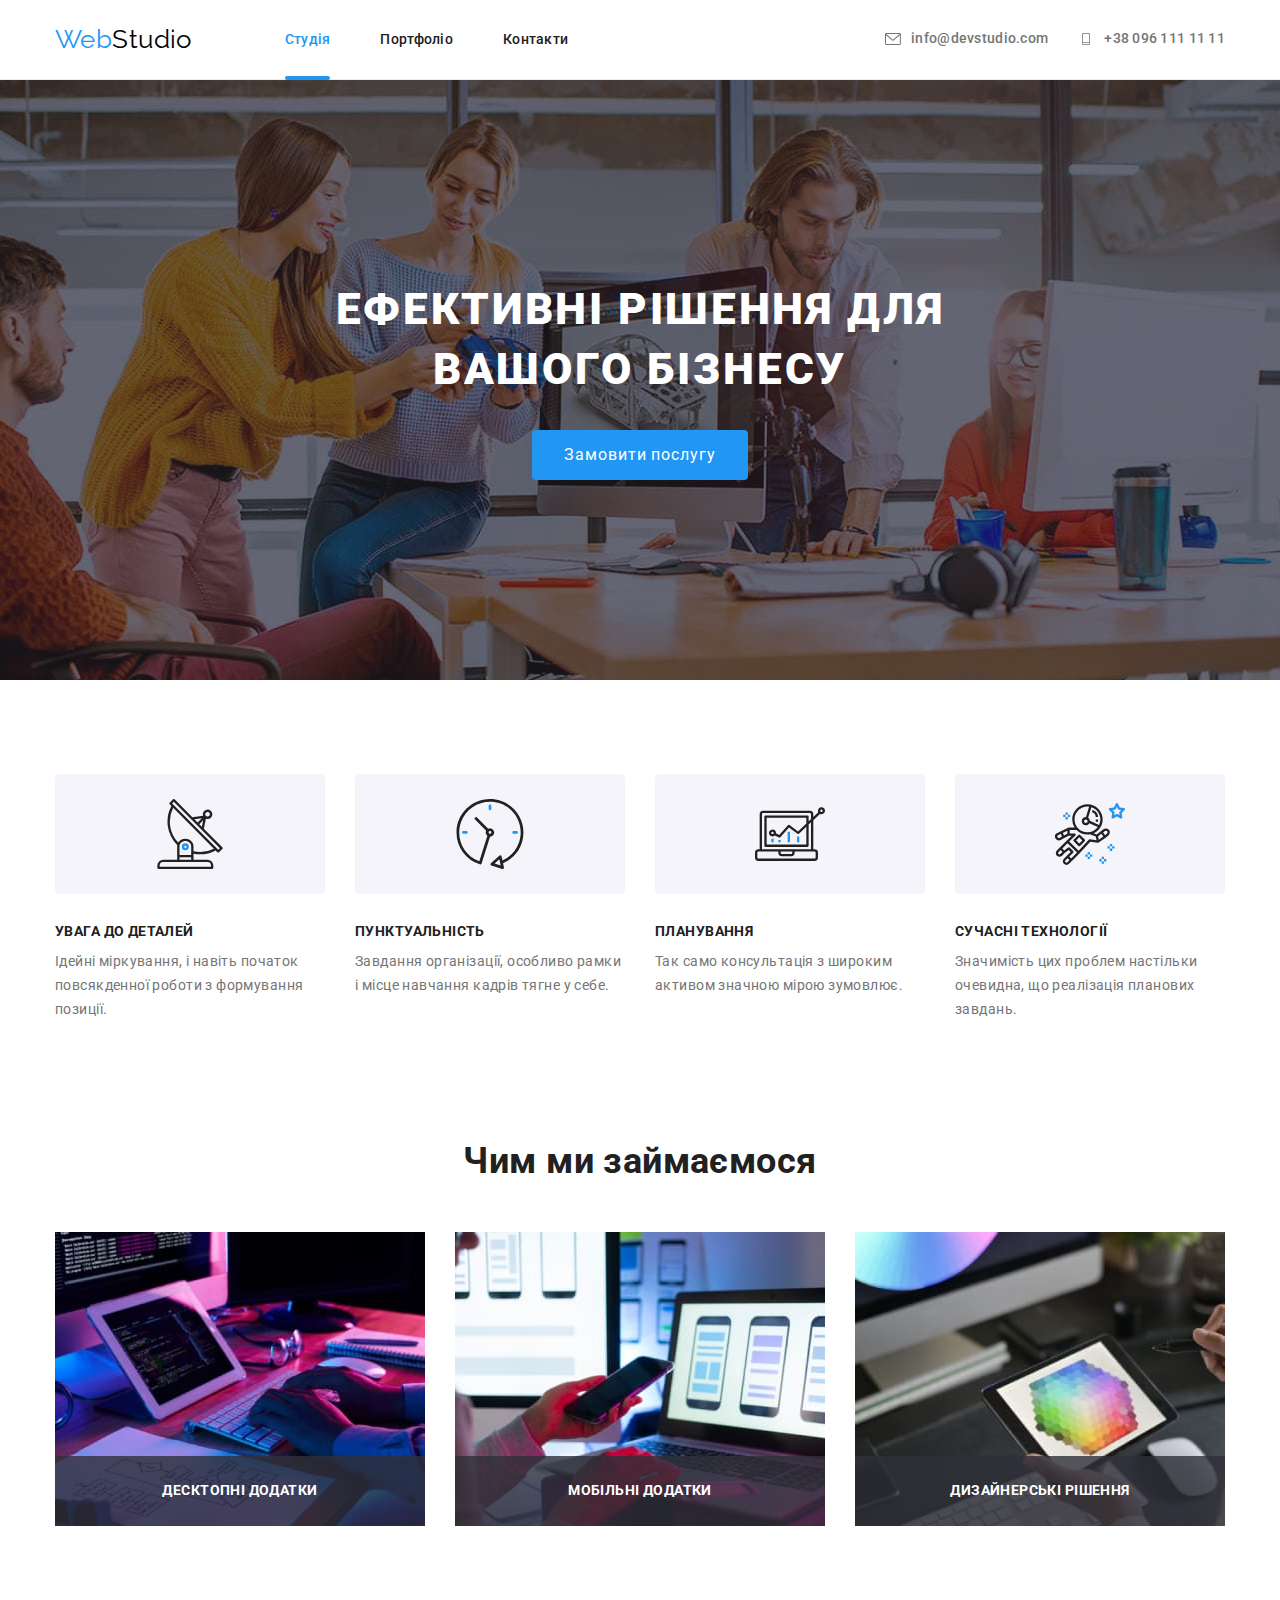
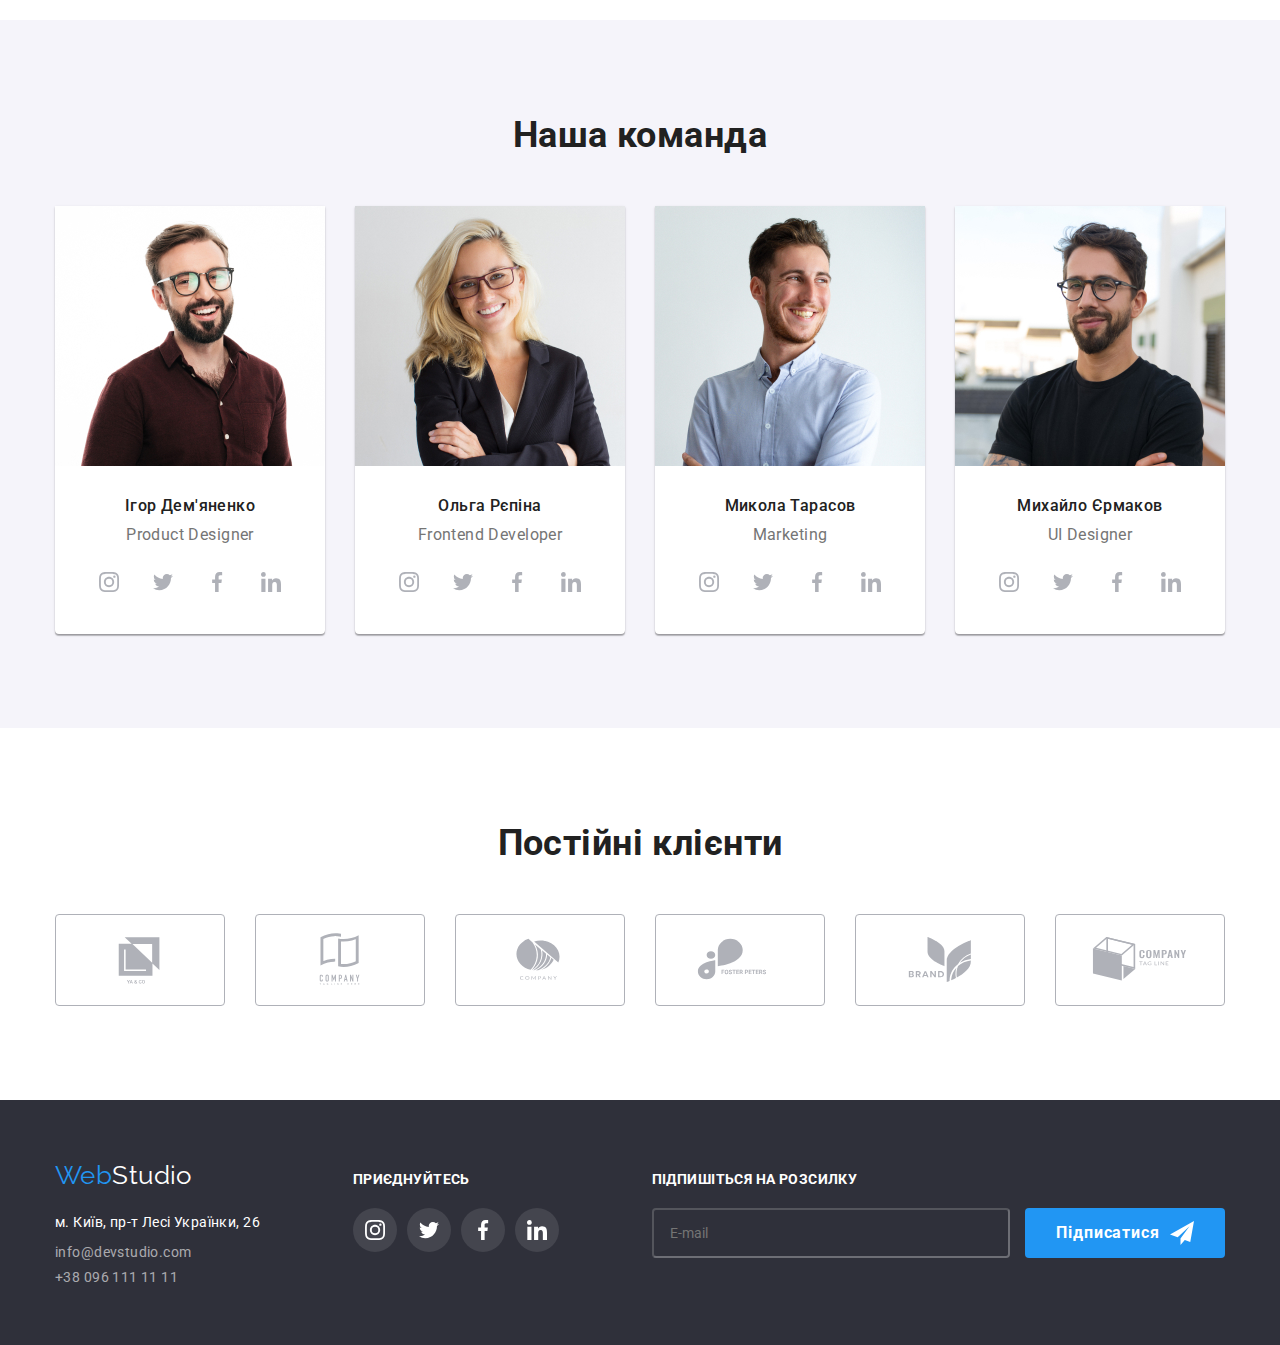
<file: index.html>
<!DOCTYPE html>
<html lang="uk">
  <head>
    <meta charset="utf-8" />
    <meta name="viewport" content="width=device-width, initial-scale=1.0" />
    <title>WebStudio</title>
    <link rel="preconnect" href="https://fonts.googleapis.com" />
    <link rel="preconnect" href="https://fonts.gstatic.com" crossorigin />
    <link
      href="https://fonts.googleapis.com/css2?family=Raleway:wght@700&family=Roboto:wght@400;500;700;900&display=swap"
      rel="stylesheet"
    />
    <link
      rel="stylesheet"
      href="https://cdn.jsdelivr.net/npm/modern-normalize@1.1.0/modern-normalize.min.css"
    />
        <link rel="stylesheet" href="./css/main.min.css" />
  </head>
  <body class="page">

    <!--Шапка-->
    <header class="page-header">
      <div class="container page-header-container">
        <nav class="page-navigation">
          <a class="page-logo link" href="./index.html"
            >Web<span class="logo-header">Studio</span></a
          >
          <ul class="site-nave list">
            <li class="site-nave__item">
              <a class="site-nave__link current link" href="./index.html">Студія</a>
            </li>
            <li class="site-nave__item">
              <a class="site-nave__link link" href="./portfolio.html">Портфоліо</a>
            </li>
            <li class="site-nave__item">
              <a class="site-nave__link link" href="#">Контакти</a>
            </li>
          </ul>
        </nav>
        <ul class="auth-nav list">
          <li class="auth-nav__item">
            <div class="mailto">
            <a class="auth-nav__link link" href="mailto:info@devstudio.com"><svg aria-label "іконка конверту" class="auth-nav__icon">
              <use href="./images/icons.svg#icon-envelope"></use>
            </svg>info@devstudio.com
            </a>
            </div>
            <div class="telefon">
            <a class="auth-nav__link link" href="tel:+380961111111"><svg aria-label "іконка телефон" class="auth-nav__icon">
              <use href="./images/icons.svg#icon-vector-1"></use>
            </svg>+38 096 111 11 11</a>
            </div>  
          </li>
        </ul>
      </div>
    </header>
    <main>

      <!--Герой-->
      <section class="hero section">
        <div class="container">
          <h1 class="hero__title">Ефективні рішення для вашого бізнесу</h1>
          <button class="open-btn" type="button" data-modal-open>Замовити послугу</button>
        </div>
      </section>

      <!--Наші переваги-->
      <section class="features section">
        <div class="container">
          <h2 class="section-title visually-hidden">Наші переваги</h2>
          <ul class="features-list list">
            <li>
              <div class="advantage">
                <svg aria-label "іконка антени" class="advantage__icon">
                  <use href="./images/icons.svg#icon-antenna"></use>
                </svg>
              </div>
              <h3 class="features__title">Увага до деталей</h3>
              <p class="features__text">
                Ідейні міркування, і навіть початок повсякденної роботи з
                формування позиції.
              </p>
            </li>
            <li>
              <div class="advantage">
                <svg aria-label "іконка годинника" class="advantage__icon">
                  <use href="./images/icons.svg#icon-clock"></use>
                </svg>
              </div>
              <h3 class="features__title">Пунктуальність</h3>
              <p class="features__text">
                Завдання організації, особливо рамки і місце навчання кадрів
                тягне у себе.
              </p>
            </li>
            <li>
              <div class="advantage">
                <svg aria-examplabel "іконка діаграми" class="advantage__icon">
                  <use href="./images/icons.svg#icon-diagram"></use>
                </svg>
              </div>
              <h3 class="features__title">Планування</h3>
              <p class="features__text">
                Так само консультація з широким активом значною мірою зумовлює.
              </p>
            </li>
            <li>
              <div class="advantage">
                <svg aria-label "іконка астронавта" class="advantage__icon">
                  <use href="./images/icons.svg#icon-astronaut"></use>
                </svg>
              </div>
              <h3 class="features__title">Сучасні технології</h3>
              <p class="features__text">
                Значимість цих проблем настільки очевидна, що реалізація
                планових завдань.
              </p>
            </li>
          </ul>
        </div>  
      </section>

      <!--Приклади робіт-->
      <section class="examples section">
        <div class="container">
          <h2 class="section-title">Чим ми займаємося</h2>
          <ul class="examples-list list">
            <li class="examples__img">
              <img
                src="./images/box-1.jpg"
                alt="Людина працює за комп'ютером"
                width="370"
                height="294"
              />
              <div class="examples__overlay">
                <p>Десктопні додатки</p>
              </div>
            </li>
            <li class="examples__img">
              <img
                src="./images/box-2.jpg"
                alt="Дівчина з телефоном за комп'ютером"
                width="370"
                height="294"
              />
              <div class="examples__overlay">
                <p>Мобільні додатки</p>
              </div>
            </li>
            <li class="examples__img">
              <img
                src="./images/box-3.jpg"
                alt="Дівчина з планшетом"
                width="370"
                height="294"
              />
              <div class="examples__overlay">
                <p>Дизайнерські рішення</p>
              </div>
            </li>
          </ul>
        </div>
      </section>

      <!--Наша команда-->
      <section class="team section">
        <div class="container">
          <h2 class="section-title">Наша команда</h2>
          <ul class="team-list list">
            <li class="team__item">
              <img
                src="./images/img-4.jpg"
                alt="Ігор Дем'яненко"
                width="270"
                height="260"
              />
              <div class="team__card">
                <h3 class="team__title">Ігор Дем'яненко</h3>
                <p class="team__text">Product Designer</p>
                <ul class="social-list list">
                  <li class="social__item">
                    <a href="" class="social__link">
                      <svg aria-label "іконка інстаграму" class="social__icon">
                        <use href="./images/icons.svg#icon-instagram"></use>
                      </svg>
                    </a>
                  </li>
                  <li class="social__item">
                    <a href="" class="social__link">
                      <svg aria-label "іконка твітеру" class="social__icon">
                        <use href="./images/icons.svg#icon-twitter"></use>
                      </svg>
                    </a>
                  </li>
                  <li class="social__item">
                    <a href="" class="social__link">
                      <svg aria-label "іконка фейсбуку" class="social__icon">
                        <use href="./images/icons.svg#icon-facebook"></use>
                      </svg>
                    </a>
                  </li>
                  <li class="social__item">
                    <a href="" class="social__link">
                      <svg aria-label "іконка лінкедін" class="social__icon">
                        <use href="./images/icons.svg#icon-linkedin"></use>
                      </svg>
                    </a>
                  </li>
                </ul>
              </div>
            </li>
            <li class="team__item">
              <img
                src="./images/img-1.jpg"
                alt="Ольга Рєпіна"
                width="270"
                height="260"
              />
              <div class="team__card">
                <h3 class="team__title">Ольга Рєпіна</h3>
                <p class="team__text">Frontend Developer</p>
                <ul class="social-list list">
                  <li class="social__item">
                    <a href="" class="social__link">
                      <svg aria-label "іконка інстаграму" class="social__icon">
                        <use href="./images/icons.svg#icon-instagram"></use>
                      </svg>
                    </a>
                  </li>
                  <li class="social__item">
                    <a href="" class="social__link">
                      <svg aria-label "іконка твітеру" class="social__icon">
                        <use href="./images/icons.svg#icon-twitter"></use>
                      </svg>
                    </a>
                  </li>
                  <li class="social__item">
                    <a href="" class="social__link">
                      <svg aria-label "іконка фейсбуку" class="social__icon">
                        <use href="./images/icons.svg#icon-facebook"></use>
                      </svg>
                    </a>
                  </li>
                  <li class="social__item">
                    <a href="" class="social__link">
                      <svg aria-label "іконка лінкедін" class="social__icon">
                        <use href="./images/icons.svg#icon-linkedin"></use>
                      </svg>
                    </a>
                  </li>
                </ul>
              </div>
            </li>
            <li class="team__item">
              <img
                src="./images/img-2.jpg"
                alt="Микола Тарасов"
                width="270"
                height="260"
              />
              <div class="team__card">
                <h3 class="team__title">Микола Тарасов</h3>
                <p class="team__text">Marketing</p>
                <ul class="social-list list">
                  <li class="social__item">
                    <a href="" class="social__link">
                      <svg aria-label "іконка інстаграму" class="social__icon">
                        <use href="./images/icons.svg#icon-instagram"></use>
                      </svg>
                    </a>
                  </li>
                  <li class="social__item">
                    <a href="" class="social__link">
                      <svg aria-label "іконка твітеру" class="social__icon">
                        <use href="./images/icons.svg#icon-twitter"></use>
                      </svg>
                    </a>
                  </li>
                  <li class="social__item">
                    <a href="" class="social__link">
                      <svg aria-label "іконка фейсбуку" class="social__icon">
                        <use href="./images/icons.svg#icon-facebook"></use>
                      </svg>
                    </a>
                  </li>
                  <li class="social__item">
                    <a href="" class="social__link">
                      <svg aria-label "іконка лінкедін" class="social__icon">
                        <use href="./images/icons.svg#icon-linkedin"></use>
                      </svg>
                    </a>
                  </li>
                </ul>
              </div>
            </li>
            <li class="team__item">
              <img
                src="./images/img-3.jpg"
                alt="Михайло Єрмаков"
                width="270"
                height="260"
              />
              <div class="team__card">
                <h3 class="team__title">Михайло Єрмаков</h3>
                <p class="team__text">UI Designer</p>
                <ul class="social-list list">
                  <li class="social__item">
                    <a href="" class="social__link">
                      <svg aria-label "іконка інстаграму" class="social__icon">
                        <use href="./images/icons.svg#icon-instagram"></use>
                      </svg>
                    </a>
                  </li>
                  <li class="social__item">
                    <a href="" class="social__link">
                      <svg aria-label "іконка твітеру" class="social__icon">
                        <use href="./images/icons.svg#icon-twitter"></use>
                      </svg>
                    </a>
                  </li>
                  <li class="social__item">
                    <a href="" class="social__link">
                      <svg aria-label"іконка фейсбуку" class="social__icon">
                        <use href="./images/icons.svg#icon-facebook"></use>
                      </svg>
                    </a>
                  </li>
                  <li class="social__item">
                    <a href="" class="social__link">
                      <svg aria-label "іконка лінкедін" class="social__icon">
                        <use href="./images/icons.svg#icon-linkedin"></use>
                      </svg>
                    </a>
                  </li>
                </ul>
              </div>
            </li>
          </ul>
        </div>
      </section>

      <!--Постійні клієнти-->
      <section class="client section">
        <div class="container">
          <h2 class="section-title">Постійні клієнти</h2>
          <ul class="client-list list">
            <li class="client__item">
              <a href="" class="client__link">
                <svg aria-label "іконка лого-1" class="client__icon">
                  <use href="./images/icons.svg#icon-logo-1"></use>
                </svg>
              </a>
            </li>
            <li class="client__item">
              <a href="" class="client__link">
                <svg aria-label "іконка лого-2" class="client__icon">
                  <use href="./images/icons.svg#icon-logo-2"></use>
                </svg>
              </a>
            </li>
            <li class="client__item">
              <a href="" class="client__link">
                <svg aria-label "іконка лого-3" class="client__icon">
                  <use href="./images/icons.svg#icon-logo-3"></use>
                </svg>
              </a>
            </li>
            <li class="client__item">
              <a href="" class="client__link">
                <svg aria-label "іконка лого-4" class="client__icon">
                  <use href="./images/icons.svg#icon-logo-4"></use>
                </svg>
              </a>
            </li>
            <li class="client__item">
              <a href="" class="client__link">
                <svg aria-label "іконка лого-5" class="client__icon">
                  <use href="./images/icons.svg#icon-logo-5"></use>
                </svg>
              </a>
            </li>
            <li class="client__item">
              <a href="" class="client__link">
                <svg aria-label "іконка лого-6" class="client__icon">
                  <use href="./images/icons.svg#icon-logo-6"></use>
                </svg>
              </a>
            </li> 
          </ul> 
        </div>
      </section>
    </main>

    <!--Підвал-->
    <footer class="page-footer">
      <div class="container footer-box">
        <div>
        <a class="page-logo link" href="./index.html"
          >Web<span class="logo-footer">Studio</span></a
        >
        <adress>
          <ul class="adress list">
            <li class="adress__item">
              <a
                class="adress__text link"
                href="https://goo.gl/maps/DLpnZsbRSq8GDsMA8"
                target="_blank"
                rel="noreferer noopener nofollow"
                >м. Київ, пр-т Лесі Українки, 26</a
              >
            </li>
            <li class="adress__item">
              <a class="adress__link link" href="mailto:info@devstudio.com"
                >info@devstudio.com</a
              >
            </li>
            <li class="adress__item">
              <a class="adress__link link" href="tel:+380961111111"
                >+38 096 111 11 11</a
              >
            </li>
          </ul>
        </adress>
        </div>
        <div class="network">
        <p class="network-title">Приєднуйтесь</p>
        <ul class="network-list list">
                  <li class="network__item">
                    <a href="" class="network__link">
                      <svg aria-label "іконка інстаграму" class="network__icon">
                        <use href="./images/icons.svg#icon-instagram"></use>
                      </svg>
                    </a>
                  </li>
                  <li class="network__item">
                    <a href="" class="network__link">
                      <svg aria-label "іконка твітеру" class="network__icon">
                        <use href="./images/icons.svg#icon-twitter"></use>
                      </svg>
                    </a>
                  </li>
                  <li class="network__item">
                    <a href="" class="network__link">
                      <svg aria-label "іконка фейсбуку" class="network__icon">
                        <use href="./images/icons.svg#icon-facebook"></use>
                      </svg>
                    </a>
                  </li>
                  <li class="network__item">
                    <a href="" class="network__link">
                      <svg aria-label "іконка лінкедін" class="network__icon">
                        <use href="./images/icons.svg#icon-linkedin"></use>
                      </svg>
                    </a>
                  </li>
        </ul>
        </div>
            <form class="footer-form">
                <p class="footer-form__title">Підпишіться на розсилку</p>
            <label class="class="footer-form__email">
                <input type="email" placeholder="E-mail" class="footer-form__input" pattern="^[a-z0-9]+[\._]?[a-z0-9]+[@]\w+[.]\w{2,3}$" name="user_email" />
            </label>
            <button type="submit" class="footer-form__submit">Підписатися
            <svg class="footer-form__icon"width="24" height="24" >
                <use href="./images/icons.svg#icon-send"></use>
            </svg>
            </button>
            </form>
      </div>
    </footer>

<!--Модальна форма-->
    <div class="backdrop is-hidden" data-modal>
      <div class="modal">
        <button type="button" class="modal-close-btn" data-modal-close>
          <svg class="modal-close__icon" width="11" height="11">
            <use href="./images/icons.svg#icon-close"></use>
          </svg>
        </button>

        <p class="modal-form__title">Залиште свої дані, ми вам передзвонимо</p>
        <form class="modal-form">
          <label class="modal-form__field">
            <span class="modal-form__desc">
            Ім'я
            </span>
            <span class="modal-form__wrapper">
            <input type="text" class="modal-form__input" pattern="[a-zA-Zа-яА-ЯіІїЇ]+" name="user-name" required />
            <svg class="modal-form__icon" width="12" height="12">
              <use href="./images/icons.svg#icon-name"></use>
            </svg>
          </span>
          </label>
          <label class="modal-form__field">
            <span class="modal-form__desc">
              Телефон
            </span>
            <span class="modal-form__wrapper">
            <input type="tel" class="modal-form__input"
             pattern="[0-9]{3}-[0-9]{3}-[0-9]{2}-[0-9]{2}"
             title="xxx-xxx-xx-xx" name="user-phone" required />
              <svg class="modal-form__icon" width="13" height="13">
                <use href="./images/icons.svg#icon-telefon"></use>
              </svg>
            </span>
          </label>
          <label class="modal-form__field">
            <span class="modal-form__desc">
              Пошта
            </span>
            <span class="modal-form__wrapper">
            <input type="email" class="modal-form__input"
            pattern="^[a-z0-9]+[\._]?[a-z0-9]+[@]\w+[.]\w{2,3}$" name="user-email" required />
            <svg class="modal-form__icon" width="15" height="12">
              <use href="./images/icons.svg#icon-email"></use>
            </svg>
          </span>
          </label>
          <span class="modal-form__desc">
            Коментар
          </span>            
          <textarea name="user-message" class="modal-form__message" placeholder="Введіть текст" required ></textarea>
          <label class="modal-form-check__field">
            <input type="checkbox" class="modal-form__check visually-hidden" name="user-policy" required />
            <svg class="modal-form__checkbox">
              <use class="modal-form-сheckbox__icon" href="./images/icons.svg#icon-check"></use>
            </svg>
            Погоджуюся з розсилкою та приймаю&nbsp;<a href="conditions">Умови договору</a> 
          </label>
          <button type="submit" class="modal-form__submit">Відправити</button>
        </form>
      </div>
    </div>
    <script src="./js/modal.js"></script>
  </body>
</html>
</file>
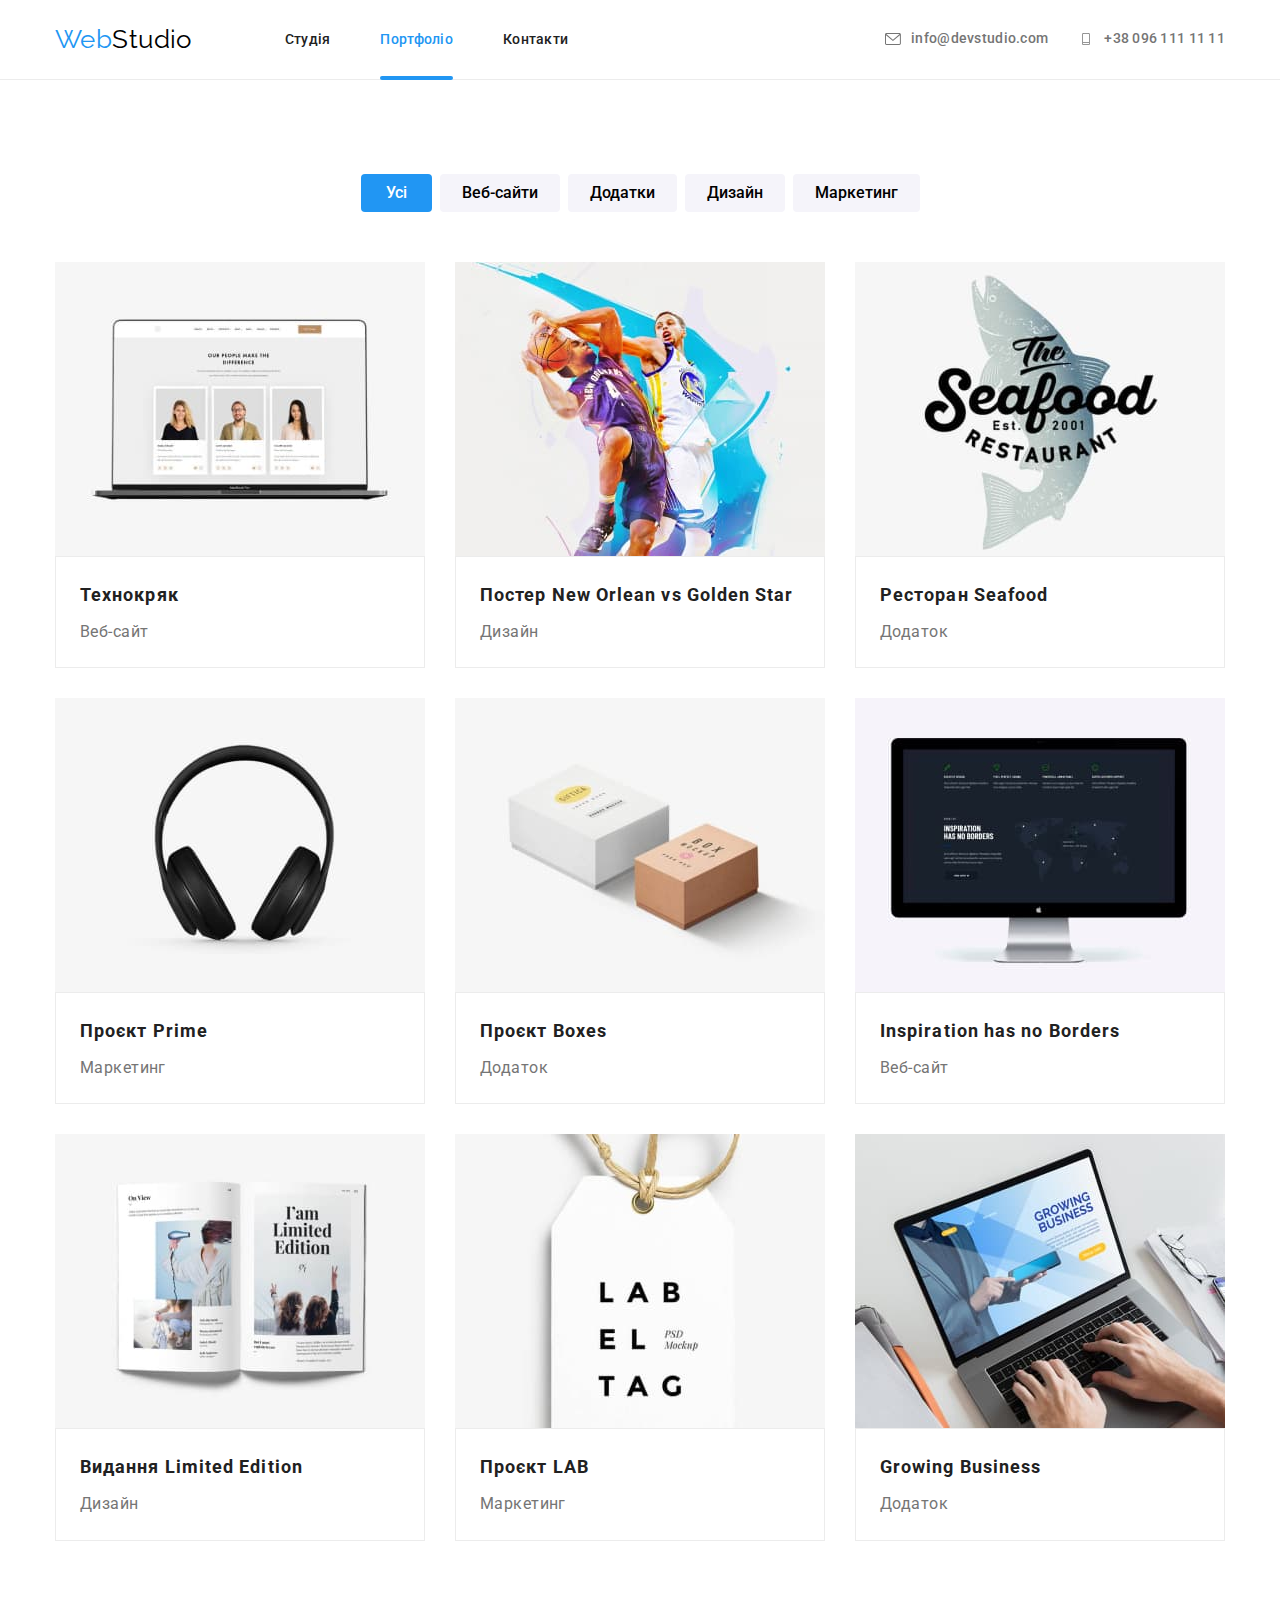
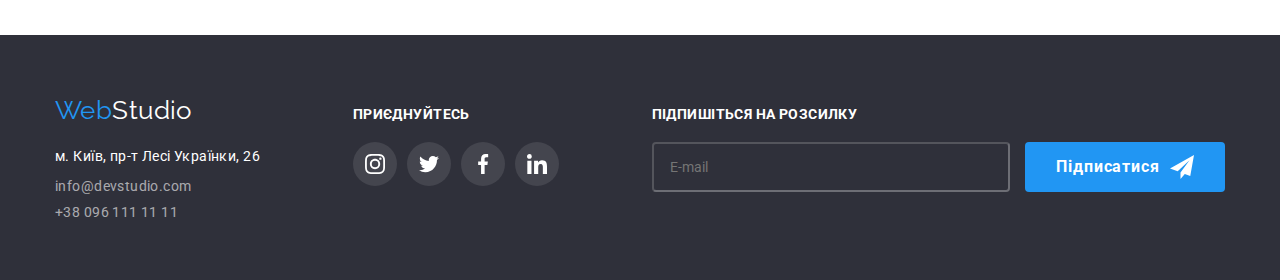
<file: portfolio.html>
<!DOCTYPE html>
<html lang="uk">
  <head>
    <meta charset="UTF-8" />
    <meta http-equiv="X-UA-Compatible" content="IE=edge" />
    <meta name="viewport" content="width=device-width, initial-scale=1.0" />
    <title>WebStudio</title>
    <link rel="preconnect" href="https://fonts.googleapis.com" />
    <link rel="preconnect" href="https://fonts.gstatic.com" crossorigin />
    <link
      href="https://fonts.googleapis.com/css2?family=Raleway:wght@700&family=Roboto:wght@400;500;700;900&display=swap"
      rel="stylesheet"
    />
    <link
      rel="stylesheet"
      href="https://cdn.jsdelivr.net/npm/modern-normalize@1.1.0/modern-normalize.min.css"
    />
    <link rel="stylesheet" href="./css/main.min.css" />
  </head>
  <body class="page">
    <!--Шапка-->
    <header class="page-header">
      <div class="container page-header-container">
        <nav class="page-navigation">
          <a class="page-logo link" href="./index.html"
            >Web<span class="logo-header">Studio</span></a
          >
          <ul class="site-nave list">
            <li class="site-nave__item">
              <a class="site-nave__link link" href="./index.html">Студія</a>
            </li>
            <li class="site-nave__item">
              <a class="site-nave__link current link" href="./portfolio.html"
                >Портфоліо</a
              >
            </li>
            <li class="site-nave__item">
              <a class="site-nave__link link" href="#">Контакти</a>
            </li>
          </ul>
        </nav>
        <ul class="auth-nav list">
          <li class="auth-nav__item">
            <div class="mailto">
            <a class="auth-nav__link link" href="mailto:info@devstudio.com"><svg aria-label "іконка конверт" class="auth-nav__icon">
                <use href="./images/icons.svg#icon-envelope"></use>
              </svg>info@devstudio.com
              </a>
            </div>
            <div class="telefon">
           <a class="auth-nav__link link" href="tel:+380961111111"><svg aria-label "іконка телефон" class="auth-nav__icon">
                <use href="./images/icons.svg#icon-vector-1"></use>
              </svg>+38 096 111 11 11</a>
            </div>
          </li>
        </ul>
      </div>
    </header>
    <main>
      <!--Герой-->
      <section class="portfolio section">
        <div class="container">
          <h1 class="visually-hidden">Портфоліо</h1>
          <ul class="nav-list list">
            <li>
              <button class="btn-portfolio activ" type="button">Усі</button>
            </li>
            <li>
              <button class="btn-portfolio" type="button">Веб-сайти</button>
            </li>
            <li>
              <button class="btn-portfolio" type="button">Додатки</button>
            </li>
            <li><button class="btn-portfolio" type="button">Дизайн</button></li>
            <li>
              <button class="btn-portfolio" type="button">Маркетинг</button>
            </li>
          </ul>
          <ul class="project list">
            <li class="project-shadow">
              <a href="" class="shadow link">
              <div class="project__wrapper">
              <img
                src="./images/img-5-2.jpg"
                alt="Технокряк"
                width="370"
                height="294"
              />
              <p class="overlay">
                Ресурс пропонує комплексні пропозиції з різним рівнем функціоналу та сервісів. Все це дозволить відвідувачу отримати
              вичерпні відомості про компанію чи приватну особу.
              </p>
              </div>
              <div class="project__card">
                <h3 class="project__title">Технокряк</h3>
                <p class="project__text">Веб-сайт</p>
              </div>
             </a>
            </li>
            <li class="project-shadow">
              <a href="" class="shadow link">
              <div class="project__wrapper">
              <img
                src="./images/img-6-2.jpg"
                alt="Постер New Orlean vs Golden Star"
                width="370"
                height="294"
              />
              <p class="overlay">
                Ресурс пропонує комплексні пропозиції з різним рівнем функціоналу та сервісів. Все це дозволить відвідувачу отримати
                вичерпні відомості про компанію чи приватну особу.
              </p>
              </div>
              <div class="project__card">
                <h3 class="project__title">Постер New Orlean vs Golden Star</h3>
                <p class="project__text">Дизайн</p>
              </div>
              </a>
            </li>
            <li class="project-shadow">
              <a href="" class="shadow link">
              <div class="project__wrapper">
              <img
                src="./images/img-7-2.jpg"
                alt="Ресторан Seafood"
                width="370"
                height="294"
              />
              <p class="overlay">
                Ресурс пропонує комплексні пропозиції з різним рівнем функціоналу та сервісів. Все це дозволить відвідувачу отримати
                вичерпні відомості про компанію чи приватну особу.
              </p>
              </div>
              <div class="project__card">
                <h3 class="project__title">Ресторан Seafood</h3>
                <p class="project__text">Додаток</p>
              </div>
              </a>
            </li>
            <li class="project-shadow">
              <a href="" class="shadow link">
              <div class="project__wrapper">
              <img
                src="./images/img-8-2.jpg"
                alt="Проєкт Prime"
                width="370"
                height="294"
              />
              <p class="overlay">
                Ресурс пропонує комплексні пропозиції з різним рівнем функціоналу та сервісів. Все це дозволить відвідувачу отримати
                вичерпні відомості про компанію чи приватну особу.
              </p>
              </div>
              <div class="project__card">
                <h3 class="project__title">Проєкт Prime</h3>
                <p class="project__text">Маркетинг</p>
              </div>
              </a>
            </li>
            <li class="project-shadow"> 
              <a href="" class="shadow link">
              <div class="project__wrapper">
              <img
                src="./images/img-9-2.jpg"
                alt="Проєкт Boxes"
                width="370"
                height="294"
              />
              <p class="overlay">
                Ресурс пропонує комплексні пропозиції з різним рівнем функціоналу та сервісів. Все це дозволить відвідувачу отримати
                вичерпні відомості про компанію чи приватну особу.
              </p>
              </div>
              <div class="project__card">
                <h3 class="project__title">Проєкт Boxes</h3>
                <p class="project__text">Додаток</p>
              </div>
              </a>
            </li>
            <li class="project-shadow" >
              <a href="" class="shadow link">
              <div class="project__wrapper">
              <img
                src="./images/img-10-2.jpg"
                alt="Inspiration has no Borders"
                width="370"
                height="294"
              />
              <p class="overlay">
                Ресурс пропонує комплексні пропозиції з різним рівнем функціоналу та сервісів. Все це дозволить відвідувачу отримати
                вичерпні відомості про компанію чи приватну особу.
              </p>
              </div>
              <div class="project__card">
                <h3 class="project__title">Inspiration has no Borders</h3>
                <p class="project__text">Веб-сайт</p>
              </div>
              </a>
            </li>
            <li class="project-shadow">
              <a href="" class="shadow link">
              <div class="project__wrapper">
              <img
                src="./images/img-11-2.jpg"
                alt="Видання Limited Edition"
                width="370"
                height="294"
              />
              <p class="overlay">
                Ресурс пропонує комплексні пропозиції з різним рівнем функціоналу та сервісів. Все це дозволить відвідувачу отримати
                вичерпні відомості про компанію чи приватну особу.
              </p>
              </div>
              <div class="project__card">
                <h3 class="project__title">Видання Limited Edition</h3>
                <p class="project__text">Дизайн</p>
              </div>
              </a>
            </li>
            <li class="project-shadow">
              <a href="" class="shadow link">
              <div class="project__wrapper">
              <img
                src="./images/img-12-2.jpg"
                alt="Проєкт LAB"
                width="370"
                height="294"
              />
              <p class="overlay">
                Ресурс пропонує комплексні пропозиції з різним рівнем функціоналу та сервісів. Все це дозволить відвідувачу отримати
                вичерпні відомості про компанію чи приватну особу.
              </p>
              </div>
              <div class="project__card">
                <h3 class="project__title">Проєкт LAB</h3>
                <p class="project__text">Маркетинг</p>
              </div>
              </a>
            </li>
            <li class="project-shadow">
              <a href="" class="shadow link">
              <div class="project__wrapper">
              <img
                src="./images/img-13-2.jpg"
                alt="Growing Business"
                width="370"
                height="294"
              />
              <p class="overlay">
                Ресурс пропонує комплексні пропозиції з різним рівнем функціоналу та сервісів. Все це дозволить відвідувачу отримати
                вичерпні відомості про компанію чи приватну особу.
              </p>
              </div>
              <div class="project__card">
                <h3 class="project__title">Growing Business</h3>
                <p class="project__text">Додаток</p>
              </div>
              </a>
            </li>
          </ul>
        </div>
      </section>  
    </main>

    <!--Підвал-->
    <footer class="page-footer">
      <div class="container footer-box">
        <div>
          <a class="page-logo link" href="./index.html">Web<span class="logo-footer">Studio</span></a>
          <adress>
            <ul class="adress list">
              <li class="adress__item">
                <a class="adress__text link" href="https://goo.gl/maps/DLpnZsbRSq8GDsMA8" target="_blank"
                  rel="noreferer noopener nofollow">м. Київ, пр-т Лесі Українки, 26</a>
              </li>
              <li class="adress__item">
                <a class="adress__link link" href="mailto:info@devstudio.com">info@devstudio.com</a>
              </li>
              <li class="adress__item">
                <a class="adress__link link" href="tel:+380961111111">+38 096 111 11 11</a>
              </li>
            </ul>
          </adress>
        </div>
        <div class="network">
          <p class="network-title">Приєднуйтесь</p>
          <ul class="network-list list">
            <li class="network__item">
              <a href="" class="network__link">
                <svg aria-label "іконка інстаграму" class="network__icon">
                  <use href="./images/icons.svg#icon-instagram"></use>
                </svg>
              </a>
            </li>
            <li class="network__item">
              <a href="" class="network__link">
                <svg aria-label "іконка твітеру" class="network__icon">
                  <use href="./images/icons.svg#icon-twitter"></use>
                </svg>
              </a>
            </li>
            <li class="network__item">
              <a href="" class="network__link">
                <svg aria-label "іконка фейсбуку" class="network__icon">
                  <use href="./images/icons.svg#icon-facebook"></use>
                </svg>
              </a>
            </li>
            <li class="network__item">
              <a href="" class="network__link">
                <svg aria-label "іконка лінкедін" class="network__icon">
                  <use href="./images/icons.svg#icon-linkedin"></use>
                </svg>
              </a>
            </li>
          </ul>
        </div>
        <form class="footer-form">
          <p class="footer-form__title">Підпишіться на розсилку</p>
        <label class="class=" footer-form__email">
          <input type="email" placeholder="E-mail" class="footer-form__input"
          pattern="^[a-z0-9]+[\._]?[a-z0-9]+[@]\w+[.]\w{2,3}$" name="user_email" />
          <button type="submit" class="footer-form__submit">Підписатися
          <svg class="footer-form__icon" width="24" height="24">
            <use href="./images/icons.svg#icon-send"></use>
          </svg>
          </button>
        </label>
        </form>
      </div>
    </footer>
    </body>
  </html>
</file>
<file: css/main.min.css>
:root{--primary-text-color: #757575;--title-text-color: #212121;--accent-color: #2196f3;--primary-color-background: #f5f5f5;--secondary-color-background: #ffffff;--primary-font: "Roboto", sans-serif;--secondary-font: "Raleway", sans-serif;--transition-dur-and-func: 250ms cubic-bezier(0.4, 0, 0.2, 1)}.visually-hidden{position:absolute;width:1px;height:1px;margin:-1px;border:0;padding:0;white-space:nowrap;clip-path:inset(100%);clip:rect(0 0 0 0);overflow:hidden}h1,h2,h3,p{margin-top:0;margin-bottom:0;padding-left:0}ul{margin-top:0;margin-bottom:0}.link{text-decoration:none}.list{list-style:none}img{display:block;max-width:100%;height:auto}button{cursor:pointer}body{font-family:var(--primary-font);color:var(--title-text-color);background-color:var(--secondary-color-background);font-size:14px;letter-spacing:.03em}.section{padding-top:94px;padding-bottom:94px}.container{width:1200px;margin-left:auto;margin-right:auto;padding-left:15px;padding-right:15px}.page-logo{margin-right:93px;color:var(--accent-color);font-family:var(--secondary-font);font-size:26px}.logo-header{color:#000;font-family:var(--secondary-font);font-size:26px;line-height:1.19}.logo-footer{color:var(--secondary-color-background);font-family:var(--secondary-font);font-size:26px;line-height:1.19}.backdrop{position:fixed;top:0px;left:0px;z-index:100;width:100%;height:100%;background-color:rgba(0,0,0,.2);opacity:1;transition:opacity var(--transition-dur-and-func),visibility var(--transition-dur-and-func)}.backdrop.is-hidden{visibility:hidden;opacity:0;pointer-events:none}.modal{position:absolute;top:50%;left:50%;width:528px;min-height:581px;padding:40px;border-radius:4px;background-color:var(--secondary-color-background);box-shadow:0px 2px 1px 0px rgba(0,0,0,.2),0px 1px 1px 0px rgba(0,0,0,.14),0px 1px 1px 0px rgba(0,0,0,.12);transform:translate(-50%, -50%) scale(1);transition:transform var(--transition-dur-and-func)}.backdrop.is-hidden .modal{transform:translate(-50%, -50%) scale(0)}.modal-close-btn{position:absolute;top:8px;right:8px;display:flex;align-items:center;justify-content:center;width:30px;height:30px;border-radius:50%;border:1px solid rgba(0,0,0,.2);padding:0;background-color:rgba(0,0,0,0);transition:fill var(--transition-dur-and-func)}.modal-close-btn:hover,.modal-close-btn:focus{fill:var(--accent-color)}.modal-form{display:flex;flex-direction:column}.modal-form__title{font-weight:700;font-size:20px;line-height:1.15;text-align:center;margin-bottom:12px;color:var(--title-text-color)}.modal-form__field{margin-bottom:10px}.modal-form__wrapper{position:relative;display:block}.modal-form__input{width:100%;height:40px;border-radius:4px;border:1px solid rgba(33,33,33,.2);padding-left:42px;transition:border-color var(--transition-dur-and-func)}.modal-form__input:focus{outline:none;border-color:var(--accent-color)}.modal-form__icon{position:absolute;top:50%;left:12px;transform:translateY(-50%);display:block;fill:solid var(--title-text-color);transition:fill var(--transition-dur-and-func)}.modal-form__icon:focus{fill:var(--accent-color)}.modal-form__input:focus+.modal-form__icon{fill:var(--accent-color)}.modal-form__desc{display:block;font-size:12px;line-height:1.17;letter-spacing:.01em;color:var(--primary-text-color);margin-bottom:4px}.modal-form__message{width:100%;height:120px;border-radius:4px;border:1px solid rgba(33,33,33,.2);padding:12px 16px;margin-bottom:20px;resize:none;transition:border-color var(--transition-dur-and-func)}.modal-form__message:focus{outline:none;border-color:var(--accent-color)}.modal-form__message::placeholder{font-style:Regular;font-weight:400;font-size:12px;line-height:1.17;letter-spacing:.01em;fill:solid rgba(117,117,117,.5)}.modal-form-check__field{display:flex;align-items:center;margin-bottom:30px;line-height:1.71;color:var(--primary-text-color);justify-content:center}.conditions{color:#2196f3}.modal-form__checkbox{width:16px;height:15px;border:2px solid var(--title-text-color);border-radius:2px;cursor:pointer;margin-right:9px}.modal-form__check:checked+.modal-form__checkbox{border-color:var(--accent-color);background-color:var(--accent-color);background-origin:border-box}.modal-form__checkbox:hover,.modal-form__checkbox:focus{background-color:var(--accent-color)}.modal-form__check:focus+.modal-form__checkbox{box-shadow:0 0 0 1px solid var(--title-text-color)}.modal-form__check:checked+.modal-form__checkbox+.modal-form__icon{display:block}.modal-form__submit{min-width:200px;min-height:50px;align-self:center;font-weight:700;font-size:16px;line-height:1.88;padding:10px 52px;letter-spacing:.06em;border-radius:4px;border:none;color:var(--secondary-color-background);background-color:#188ce8;box-shadow:0px 4px 4px 0px rgba(0,0,0,.15),0px 4px 4px 0px rgba(0,0,0,.15)}.page-header{padding-top:24px;padding-bottom:24px;border-bottom:1px solid #ececec;background-color:var(--secondary-color-background)}.page-header-container{display:flex;align-items:center;justify-content:space-between}.page-navigation{display:flex;align-items:center}.site-nave{display:flex;column-gap:50px;padding-left:0px}.current::after{content:"";position:absolute;left:0;bottom:-33px;width:100%;height:4px;border-radius:2px;background-color:var(--accent-color)}.site-nave .site-nave__link .current{color:var(--accent-color)}.site-nave__link{position:relative;color:var(--title-text-color);background-color:var(--secondary-color-background);line-height:1.14;letter-spacing:.02em;font-weight:500;transition:color var(--transition-dur-and-func)}.site-nave__link:hover{color:var(--accent-color)}.site-nave__link.current{color:var(--accent-color)}.auth-nav{display:flex;align-items:center;padding-left:0px}.auth-nav__item{display:flex;align-items:center;gap:30px;color:var(--primary-text-color);background-color:var(--secondary-color-background)}.auth-nav__link{display:flex;align-items:center;caret-color:var(--accent-color);color:var(--primary-text-color);background-color:var(--secondary-color-background);line-height:1.14;letter-spacing:.02em;font-weight:500;transition:color var(--transition-dur-and-func)}.auth-nav__link:hover,.auth-nav__link:focus{color:var(--accent-color)}.auth-nav__icon{margin-right:10px;width:16px;height:12px;fill:var(--primary-text-color);fill:currentColor}.hero{max-width:1600px;height:600px;margin-left:auto;margin-right:auto;background-color:#c4c4c4;background-image:linear-gradient(rgba(47, 48, 58, 0.4), rgba(47, 48, 58, 0.4)),url("../images/img-1-4.jpg");background-size:cover;background-position:center;background-repeat:no-repeat;padding-top:200px;padding-bottom:200px;text-align:center}.hero__title{width:696px;height:120px;margin-bottom:30px;margin-left:auto;margin-right:auto;color:var(--secondary-color-background);font-size:44px;line-height:1.36;letter-spacing:.06em;font-weight:900;text-transform:uppercase}.open-btn{height:50px;min-width:216px;border-radius:4px;border:none;padding:10px 32px;color:var(--secondary-color-background);background-color:var(--accent-color);font-size:16px;line-height:1.86;letter-spacing:.06em}.advantage{display:flex;align-items:center;justify-content:center;width:270px;height:120px;padding-left:0px;margin-bottom:30px;background-color:#f5f4fa;border-radius:4px}.advantage__icon{width:70px;height:70px;fill:var(--title-text-color)}.features{padding-bottom:118px}.features-card{flex-basis:calc(100% - 20px)}.features-list{padding-left:0px;display:flex;gap:30px}.section-title{margin-bottom:50px;font-size:36px;line-height:1.17;text-align:center}.features__title{margin-bottom:10px;font-size:14px;line-height:1.14;text-transform:uppercase}.features__text{width:270px;color:var(--primary-text-color);line-height:1.71}.examples{padding-top:0px;padding-left:0px}.examples-card{flex-basis:calc(100% - 20px)}.examples-list{display:flex;padding-left:0px;gap:30px}.examples__img{position:relative}.examples__overlay{font-weight:700;font-size:14px;line-height:1.14;padding:27px;text-align:center;text-transform:uppercase;color:var(--secondary-color-background);position:absolute;bottom:0;width:100%;height:70px;background-color:rgba(47,48,58,.8)}.team{padding-left:0px;background-color:#f5f4fa}.team-list{display:flex;padding-left:0px;gap:30px}.team__card{flex-basis:calc(100% - 22.5px);padding:30px}.team__item{background:var(--secondary-color-background);box-shadow:0px 1px 3px rgba(0,0,0,.12),0px 1px 1px rgba(0,0,0,.14),0px 2px 1px rgba(0,0,0,.2);border-radius:0px 0px 4px 4px}.team__title{font-weight:500;margin-bottom:10px;text-align:center;color:var(--title-text-color);font-size:16px;line-height:1.19}.team__text{text-align:center;margin-bottom:16px;color:var(--primary-text-color);font-size:16px;line-height:1.19}.social-list{display:flex;justify-content:center;column-gap:10px;padding-left:0px}.social__link{display:flex;align-items:center;justify-content:center;width:44px;height:44px;border-radius:50%;background-color:var(--secondary-color-background);transition:color var(--transition-dur-and-func)}.social__link:hover,.social__link:focus{background-color:var(--accent-color)}.social__icon{width:20px;height:20px;fill:#afb1b8;transition:fill var(--transition-dur-and-func)}.social__link:hover .social__icon,.social__link:focus .social__icon{fill:var(--secondary-color-background)}.client{padding-left:0px;background-color:var(--secondary-color-background)}.client-list{display:flex;gap:30px;padding-left:0px}.client__link{display:flex;align-items:center;justify-content:center;width:170px;height:92px;background-color:rgba(0,0,0,0);border-radius:4px;border:1px solid #afb1b8;transition:border var(--transition-dur-and-func)}.client__link:hover,.client__link:focus{border:2px solid var(--accent-color)}.client__link:hover .client__icon,.client__link:focus .client__icon{fill:var(--accent-color)}.client__icon{width:106px;height:60px;fill:#afb1b8;transition:fill var(--transition-dur-and-func)}.nav-list{display:flex;justify-content:center;column-gap:8px;padding:0px}.btn-portfolio{padding-top:6px;padding-bottom:6px;padding-left:22px;padding-right:22px;border-radius:4px;border:none;background-color:#f5f4fa;font-size:16px;line-height:1.62;font-weight:500;text-align:center;transition:color var(--transition-dur-and-func),box-shadow 250ms var(--transition-dur-and-func),background-color 250ms var(--transition-dur-and-func)}.btn-portfolio:hover,.btn-portfolio:focus{box-shadow:0 2px 2px rgba(0,0,0,.12),0 1px 2px rgba(0,0,0,.08),0 3px 1px rgba(0,0,0,.1);color:var(--secondary-color-background);background-color:var(--accent-color)}.activ{padding-top:6px;padding-bottom:6px;padding-left:25px;padding-right:25px;border-radius:4px;color:var(--secondary-color-background);background-color:var(--accent-color)}.project{display:flex;flex-wrap:wrap;gap:30px;margin-top:50px;padding-left:0px;background-color:var(--secondari-color-background)}.project__card{border:1px solid #ececec;padding:20px 24px;flex-basis:calc(100% - 20px)}.project__title{margin-bottom:4px;color:var(--title-text-color);font-size:18px;line-height:2;letter-spacing:.06em}.project__text{color:var(--primary-text-color);font-size:16px;line-height:1.89}.project-shadow:hover{box-shadow:1px 4px 6px rgba(0,0,0,.16),0px 4px 4px rgba(0,0,0,.06),0px 1px 1px rgba(0,0,0,.12);transition:color var(--transition-dur-and-func)}.project__wrapper{position:relative;overflow:hidden}.overlay{position:absolute;top:0;left:0;width:100%;height:100%;background-color:rgba(33,150,243,.9);color:var(--secondary-color-background);font-weight:400;font-size:18px;line-height:1.56;padding:63px 24px 63px 24px;transform:translateY(100%);transition:transform var(--transition-dur-and-func)}.project__wrapper:hover .overlay{transform:translateY(0%)}.footer-box{display:flex;align-items:baseline;justify-content:space-between}.page-footer{padding-top:60px;padding-bottom:60px;background-color:#2f303a}.page-footer .page-logo{display:block;margin-bottom:20px;margin-right:0px}.adress{padding-left:0px}.adress .adress__text{color:var(--secondary-color-background);background-color:#2f303a;line-height:1.71}.adress__item:not(:last-child){margin-bottom:9px}.adress__link{color:rgba(255,255,255,.6);transition:color var(--transition-dur-and-func)}.adress__link:hover,.adress__link:focus{color:var(--accent-color)}.network-title{margin-bottom:20px;text-transform:uppercase;font-weight:700;font-size:14px;text-align:start;color:var(--secondary-color-background);line-height:16.41px}.network-list{display:flex;justify-content:center;column-gap:10px;padding-left:0px}.network__link{display:flex;align-items:center;justify-content:center;width:44px;height:44px;border-radius:50%;background-color:rgba(255,255,255,.1);transition:background-color var(--transition-dur-and-func)}.network__link:hover,.network__link:focus{background-color:var(--accent-color)}.network__icon{width:20px;height:20px;fill:var(--secondary-color-background)}.network__link:hover .network__icon,.network__link:focus .network__icon{fill:var(--secondary-color-background)}.footer-form__title{margin-bottom:20px;text-transform:uppercase;font-weight:700;font-size:14px;text-align:start;color:var(--secondary-color-background);line-height:16.41px}.footer-form__input{width:358px;height:50px;border-radius:4px;border-color:rgba(255,255,255,.3);padding:16px;background-color:#2f303a;color:var(--secondary-color-background);transition:border-color var(--transition-dur-and-func)}.footer-form__input:hover{border-color:#2196f3}.footer-form__submit{position:relative;margin-left:12px;width:200px;height:50px;font-weight:700;font-size:16px;line-height:1.88;letter-spacing:.06em;color:var(--secondary-color-background);padding:0;border:2px;background-color:var(--accent-color);border-radius:4px;display:inline-flex;align-items:center;justify-content:center;transition:color var(--transition-dur-and-func),background-color var(--transition-dur-and-func)}.footer-form__icon{margin-left:10px}/*# sourceMappingURL=main.min.css.map */
</file>
